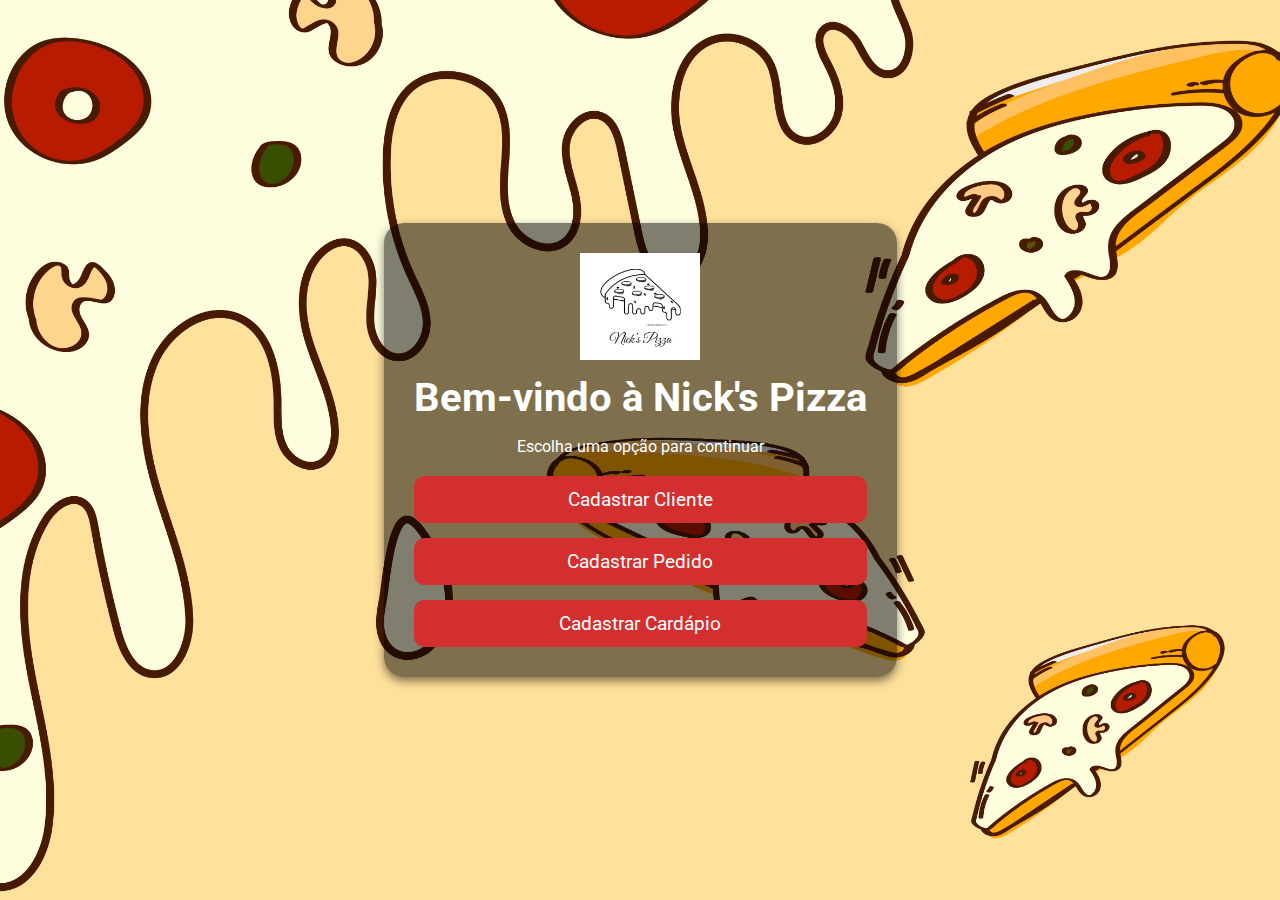
<file: index.html>
<!DOCTYPE html>
<html lang="pt-br">
<head>
    <meta charset="UTF-8">
    <meta name="viewport" content="width=device-width, initial-scale=1.0">
    <title>Bem-vindo à Nick's Pizza</title>
    <link rel="stylesheet" href="./styles/bemVindo.css">
</head>
<body>
    <div class="container">
        <header>
            <img src="./img/logo-pizza.png" alt="Logo Nick's Pizza" class="logo">
            <h1>Bem-vindo à Nick's Pizza</h1>
            <p>Escolha uma opção para continuar</p>
        </header>
        <div class="opcoes">
            <a href="./pages/cadastrarCliente.html" class="botao">Cadastrar Cliente</a>
            <a href="./pages/fazerPedido.html" class="botao">Cadastrar Pedido</a>
            <a href="./pages/cadastrarCardapio.html" class="botao">Cadastrar Cardápio</a>
        </div>
    </div>
</body>
</html>
</file>
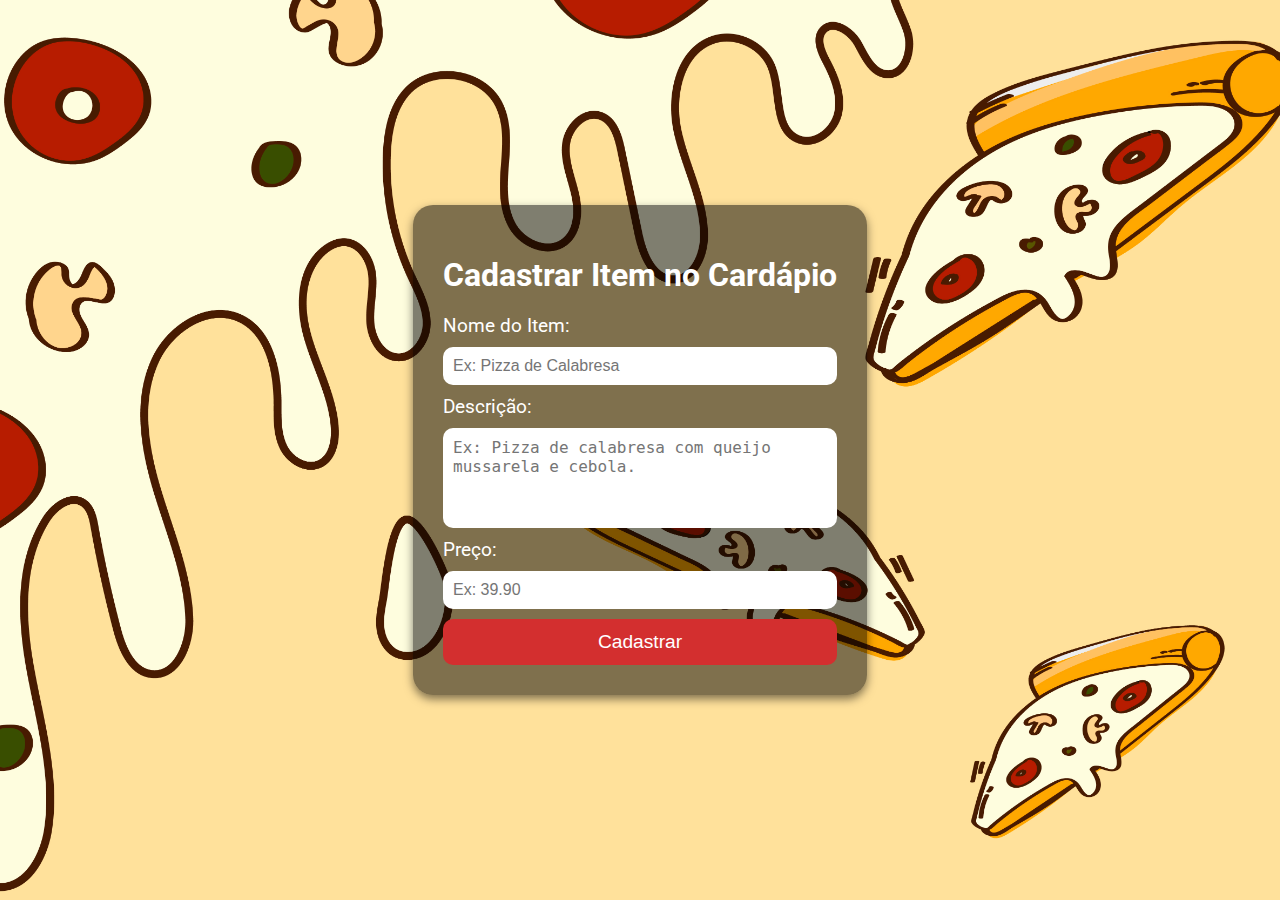
<file: pages/cadastrarCardapio.html>
<!DOCTYPE html>
<html lang="pt-br">
<head>
    <meta charset="UTF-8">
    <meta name="viewport" content="width=device-width, initial-scale=1.0">
    <title>Cadastrar Cardápio - Nick's Pizza</title>
    <link rel="stylesheet" href="../styles/cadastrarCardapio.css">
</head>
<body>
    <div class="container">
        <header>
            <h1>Cadastrar Item no Cardápio</h1>
        </header>
        <form class="formulario">
            <label for="nome">Nome do Item:</label>
            <input type="text" id="nome" name="nome" placeholder="Ex: Pizza de Calabresa" required>

            <label for="descricao">Descrição:</label>
            <textarea id="descricao" name="descricao" placeholder="Ex: Pizza de calabresa com queijo mussarela e cebola." required></textarea>

            <label for="preco">Preço:</label>
            <input type="number" id="preco" name="preco" placeholder="Ex: 39.90" step="0.01" required>

            <button type="button" onclick="window.location.href='./cadastroCardapioConcluido.html'">Cadastrar</button>
        </form>
    </div>
</body>
</html>
</file>
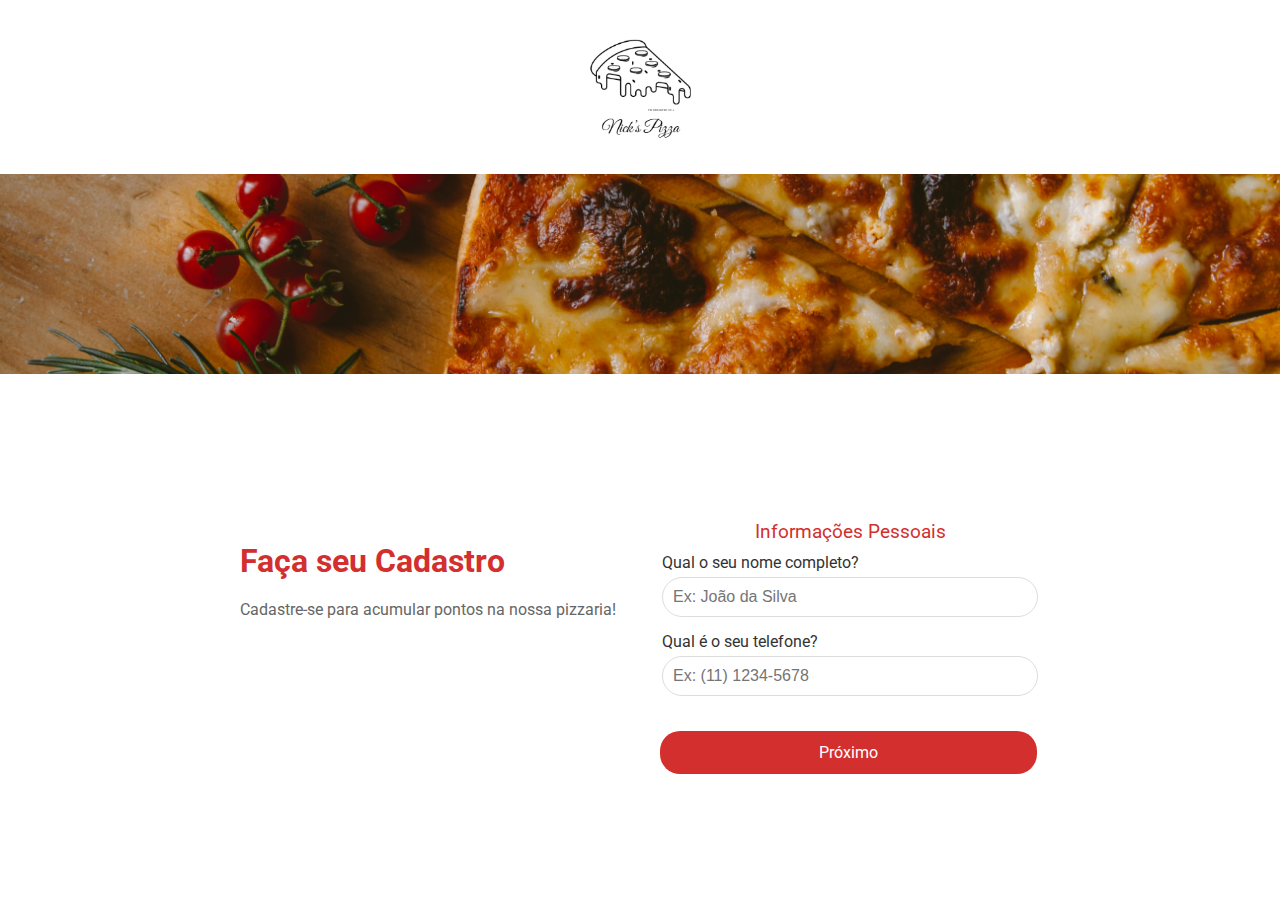
<file: pages/cadastrarCliente.html>
<!DOCTYPE html>
<html lang="pt-br">
<head>
    <meta charset="UTF-8">
    <meta name="viewport" content="width=device-width, initial-scale=1.0">
    <title>Faça seu Cadastro - Informações Pessoais</title>
    <link rel="icon" href="./img/logo-pizza.png" type="image/x-icon">
    <link rel="stylesheet" href="../styles/cadastrarCliente.css">
</head>
<body>
    <header class="cabecalho">
        <img src="../img/logo-pizza.png" alt="logo pizzaria">
    </header>

    <div class="logo-pizzaria">
        <img src="../img/pizza-no-desfoque.jpg" alt="logo-nick's-pizza">
    </div>

    <div class="container">
        <div class="left-side">
            <h1 class="titulo">Faça seu Cadastro</h1>
            <p class="descricao">Cadastre-se para acumular pontos na nossa pizzaria!</p>
        </div>

        <div class="right-side">
            <form class="formulario">
                <fieldset class="campo-grupo">
                    <legend class="legenda">Informações Pessoais</legend>

                    <label class="label" for="nome-completo">Qual o seu nome completo?</label>
                    <input class="input" type="text" id="nome-completo" name="nome-completo" placeholder="Ex: João da Silva" required>

                    <label class="label" for="telefone">Qual é o seu telefone?</label>
                    <input class="input" type="tel" id="telefone" name="telefone" placeholder="Ex: (11) 1234-5678" required>
                </fieldset>

                <a href="../pages/cadastroEndereco.html">Próximo</a>
            </form>
        </div>
    </div>

</body>
</html>
</file>
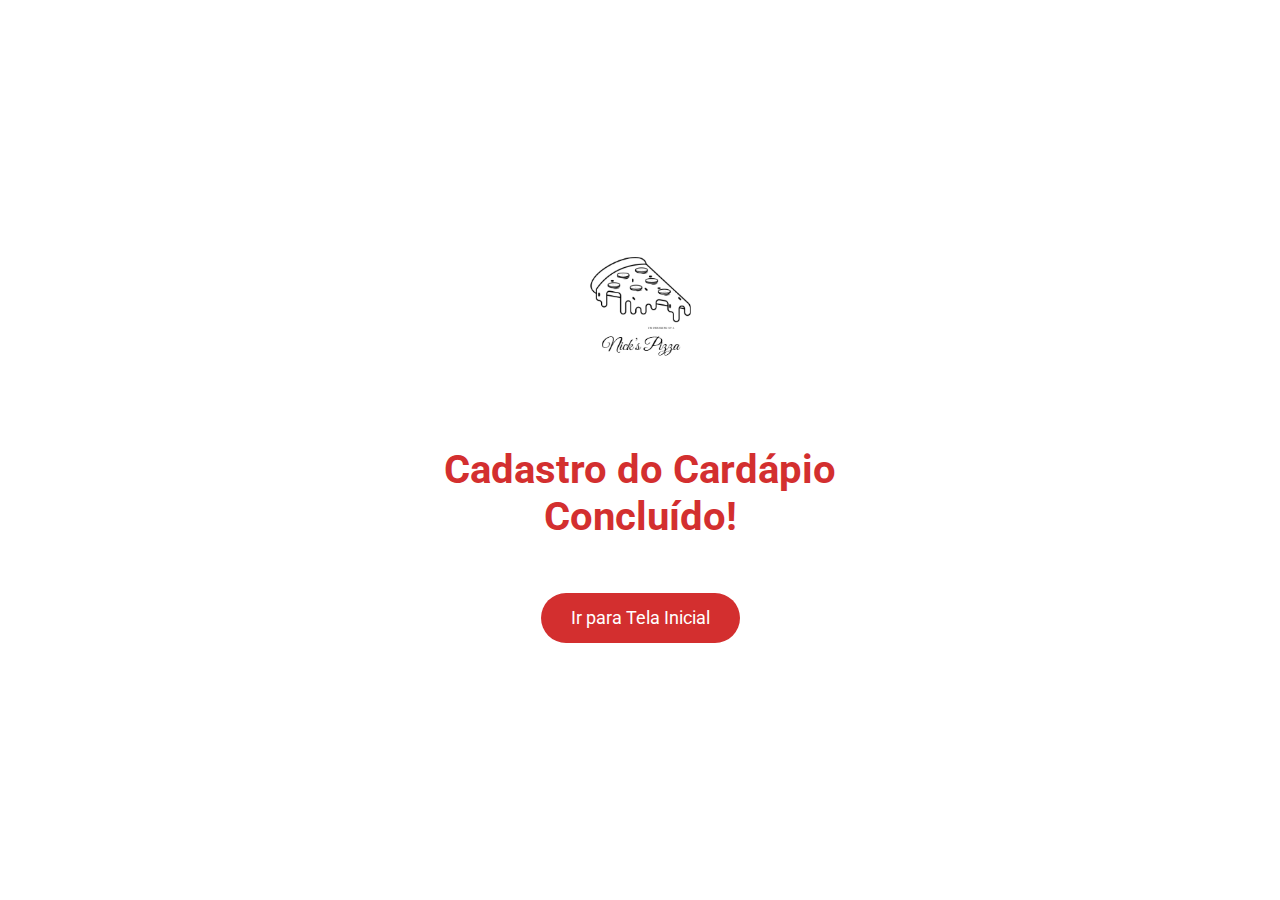
<file: pages/cadastroCardapioConcluido.html>
<!DOCTYPE html>
<html lang="pt-br">
<head>
    <meta charset="UTF-8">
    <meta name="viewport" content="width=device-width, initial-scale=1.0">
    <title>Nick's Pizza - Cadastro Concluído</title>
    <link rel="icon" href="../img/logo-pizza.png" type="image/x-icon">
    <link rel="stylesheet" href="../styles/cadastroConcluido.css">
</head>
<body>
    <div class="container">
        <header class="cabecalho">
            <img src="../img/logo-pizza.png" alt="logo pizzaria">
        </header>

        <div class="content">
            <h1 class="titulo">Cadastro do Cardápio Concluído!</h1>
            <br>
            <br>
            <a class="botao" onclick="window.location.href='../index.html'">Ir para Tela Inicial</a>
        </div>
    </div>
</body>
</html>
</file>
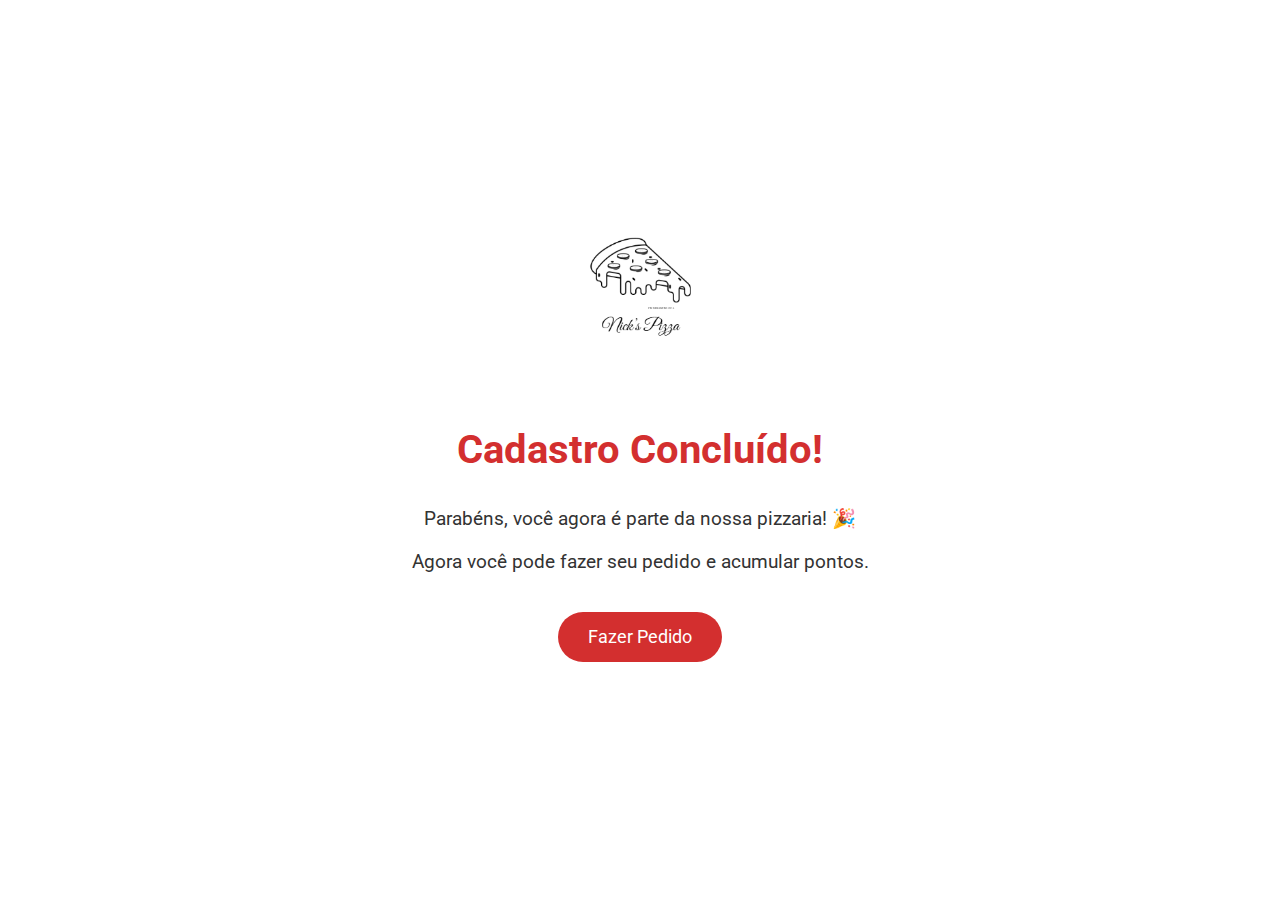
<file: pages/cadastroConcluido.html>
<!DOCTYPE html>
<html lang="pt-br">
<head>
    <meta charset="UTF-8">
    <meta name="viewport" content="width=device-width, initial-scale=1.0">
    <title>Nick's Pizza - Cadastro Concluído</title>
    <link rel="icon" href="../img/logo-pizza.png" type="image/x-icon">
    <link rel="stylesheet" href="../styles/cadastroConcluido.css">
</head>
<body>
    <div class="container">
        <header class="cabecalho">
            <img src="../img/logo-pizza.png" alt="logo pizzaria">
        </header>

        <div class="content">
            <h1 class="titulo">Cadastro Concluído!</h1>
            <br>
            <p class="descricao">Parabéns, você agora é parte da nossa pizzaria! 🎉</p>
            <p class="descricao">Agora você pode fazer seu pedido e acumular pontos.</p>
            <br>
            <a class="botao" onclick="window.location.href='./fazerPedido.html'">Fazer Pedido</a>
        </div>
    </div>
</body>
</html>
</file>
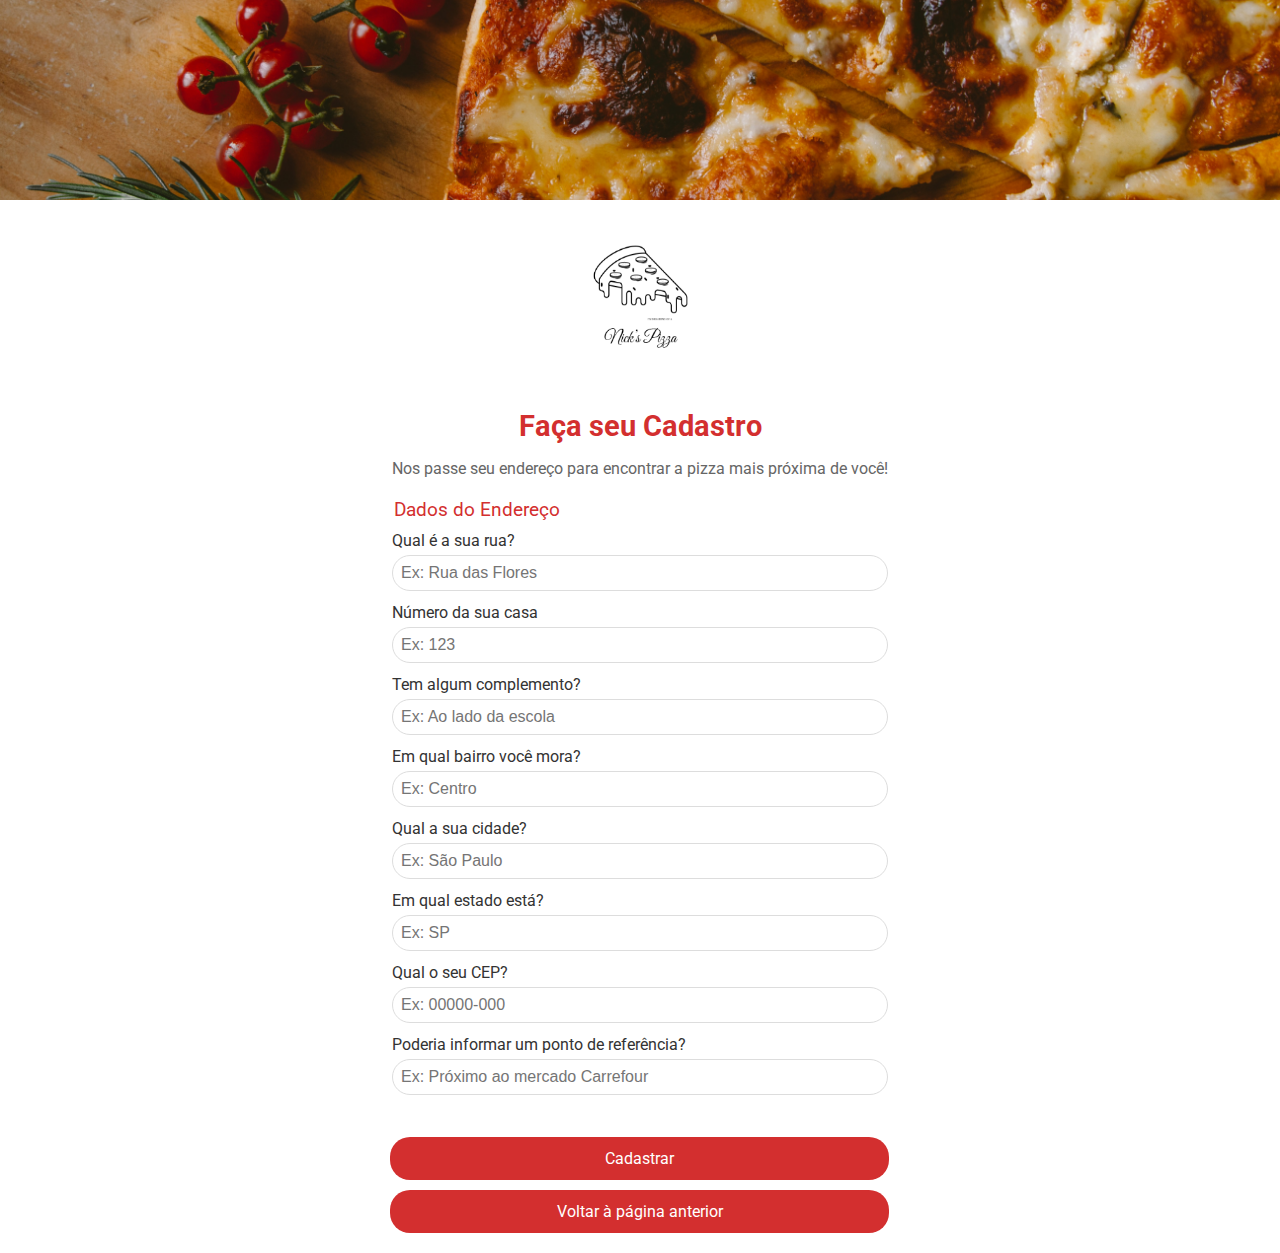
<file: pages/cadastroEndereco.html>
<!DOCTYPE html>
<html lang="pt-br">
<head>
    <meta charset="UTF-8">
    <meta name="viewport" content="width=device-width, initial-scale=1.0">
    <title>Faça seu Cadastro - Dados do Endereço</title>
    <link rel="icon" href="../img/logo-pizza.png" type="image/x-icon">
    <link rel="stylesheet" href="../styles/cadastroEndereco.css">
</head>
<body>

    <div class="logo-pizzaria">
        <img src="../img/pizza-no-desfoque.jpg" alt="logo-nick's-pizza">
    </div>

    <header class="cabecalho">
        <img src="../img/logo-pizza.png" alt="logo pizzaria">
    </header>
  
    <div class="container">
        <h1 class="titulo">Faça seu Cadastro</h1>
        <p class="descricao">Nos passe seu endereço para encontrar a pizza mais próxima de você!</p>

        <form class="formulario">
            <fieldset class="campo-grupo">
                <legend class="legenda">Dados do Endereço</legend>

                <label class="label" for="logradouro">Qual é a sua rua?</label>
                <input class="input" type="text" id="logradouro" name="logradouro" placeholder="Ex: Rua das Flores" required>

                <label class="label" for="numero">Número da sua casa</label>
                <input class="input" type="number" id="numero" name="numero" placeholder="Ex: 123" required>

                <label class="label" for="complemento">Tem algum complemento?</label>
                <input class="input" type="text" id="complemento" name="complemento" placeholder="Ex: Ao lado da escola" />

                <label class="label" for="bairro">Em qual bairro você mora?</label>
                <input class="input" type="text" id="bairro" name="bairro" placeholder="Ex: Centro" required>

                <label class="label" for="cidade">Qual a sua cidade?</label>
                <input class="input" type="text" id="cidade" name="cidade" placeholder="Ex: São Paulo" required>

                <label class="label" for="estado">Em qual estado está?</label>
                <input class="input" type="text" id="estado" name="estado" placeholder="Ex: SP" required>

                <label class="label" for="cep">Qual o seu CEP?</label>
                <input class="input" type="text" id="cep" name="cep" placeholder="Ex: 00000-000" required>

                <label class="label" for="referencia">Poderia informar um ponto de referência?</label>
                <input class="input" type="text" id="referencia" name="referencia" placeholder="Ex: Próximo ao mercado Carrefour" />
            </fieldset>

            <a class="botao" href="./cadastroConcluido.html">Cadastrar</a>
            <a href="../index.html">Voltar à página anterior</a>
        </form>
    </div>
</body>
</html>
</file>
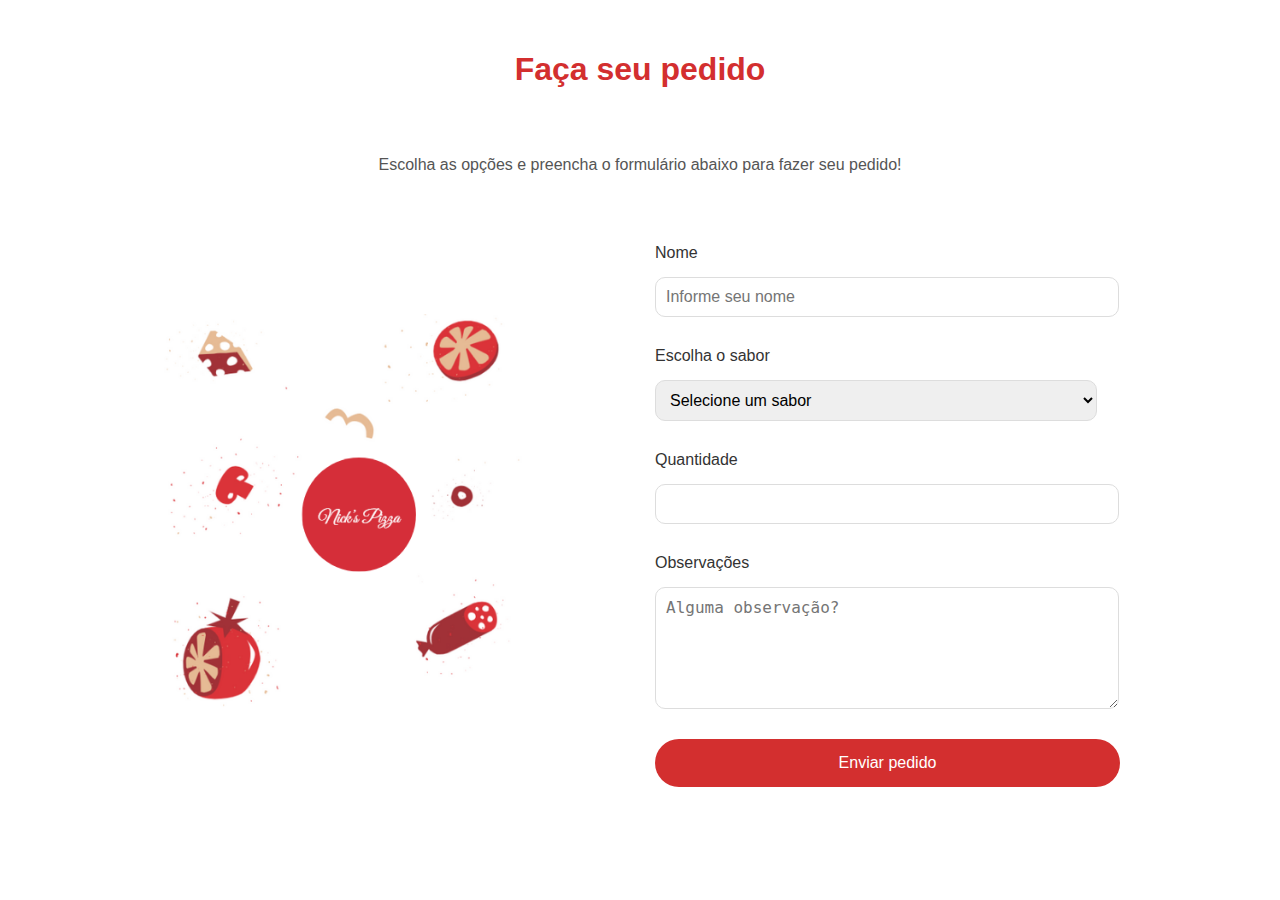
<file: pages/fazerPedido.html>
<!DOCTYPE html>
<html lang="pt-br">
<head>
    <meta charset="UTF-8">
    <meta name="viewport" content="width=device-width, initial-scale=1.0">
    <title>Nick's Pizza - Faça seu pedido</title>
    <link rel="icon" href="../img/logo-pizza.png" type="image/x-icon">
    <link rel="stylesheet" href="../styles/fazerPedido.css">
</head>
<body>
    <h1>Faça seu pedido</h1>
    <p>Escolha as opções e preencha o formulário abaixo para fazer seu pedido!</p>

    <div class="container">
        <!-- Imagem -->
        <div class="img-container">
            <img src="../img/doodle-pizza.PNG" alt="doodle-pizza" class="pizza-image">
        </div>

        <!-- Formulário -->
        <div class="form-container">
            <form>
                <label for="nome">Nome</label>
                <input type="text" id="nome" name="nome" placeholder="Informe seu nome" required>

                <label for="sabor">Escolha o sabor</label>
                <select id="sabor" name="sabor" required>
                    <option value="">Selecione um sabor</option>
                    <option value="mussarela">Mussarela</option>
                    <option value="calabresa">Calabresa</option>
                    <option value="frango">Frango</option>
                    <option value="portuguesa">Portuguesa</option>
                </select>

                <label for="quantidade">Quantidade</label>
                <input type="number" id="quantidade" name="quantidade" min="1" required>

                <label for="observacoes">Observações</label>
                <textarea id="observacoes" name="observacoes" placeholder="Alguma observação?"></textarea>

                <a href="./pedidoConcluido.html">Enviar pedido</a>
            </form>
        </div>
    </div>
</body>
</html>
</file>
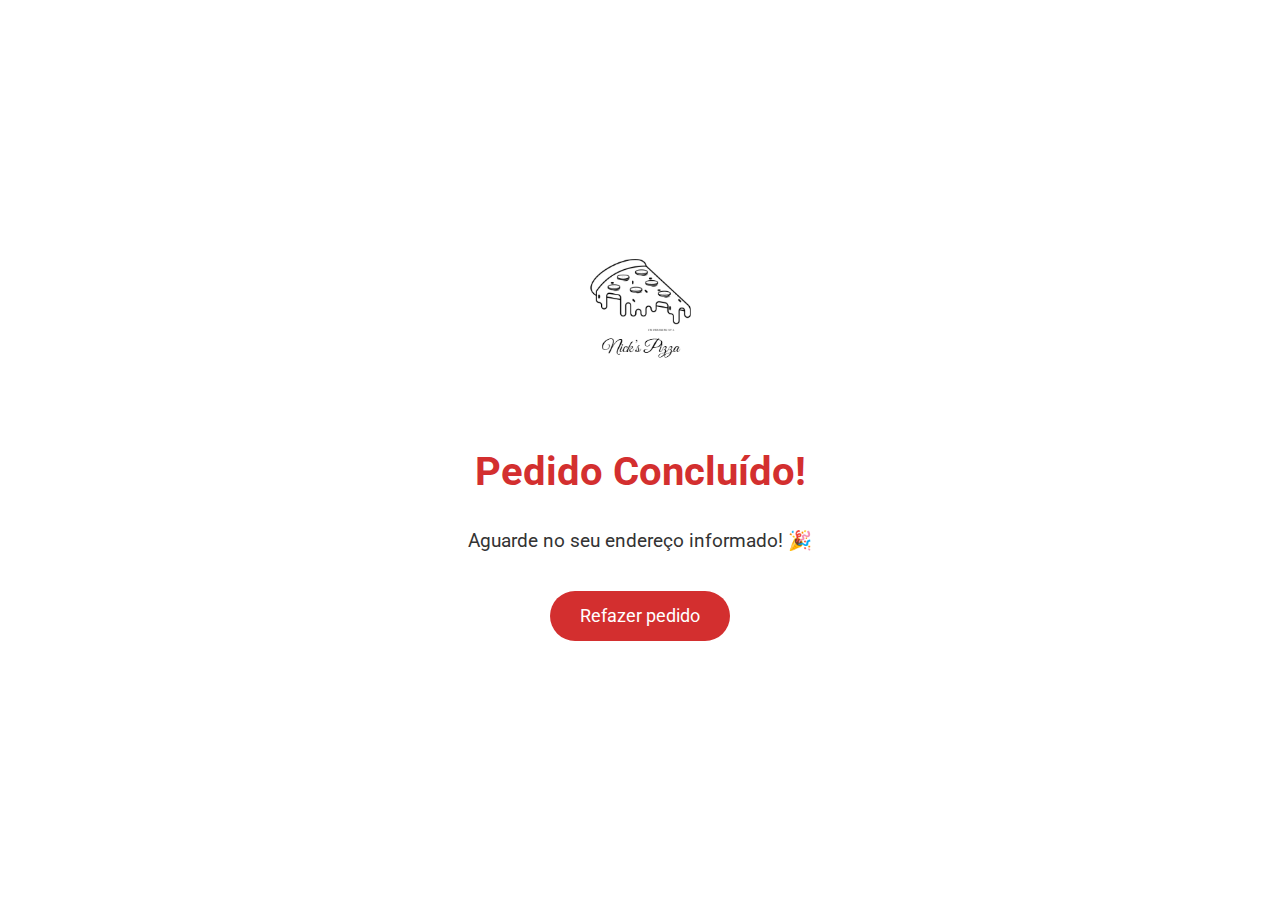
<file: pages/pedidoConcluido.html>
<!DOCTYPE html>
<html lang="pt-br">
<head>
    <meta charset="UTF-8">
    <meta name="viewport" content="width=device-width, initial-scale=1.0">
    <title>Nick's Pizza - Pedido Concluído</title>
    <link rel="icon" href="../img/logo-pizza.png" type="image/x-icon">
    <link rel="stylesheet" href="../styles/pedidoConcluido.css">
</head>
<body>
    <div class="container">
        <header class="cabecalho">
            <img src="../img/logo-pizza.png" alt="logo pizzaria">
        </header>

        <div class="content">
            <h1 class="titulo">Pedido Concluído!</h1>
            <br>
            <p class="descricao">Aguarde no seu endereço informado! 🎉</p>
            <br>
            <a class="botao" href="../pages/fazerPedido.html">Refazer pedido</a>
        </div>
    </div>
</body>
</html>
</file>
<file: styles/bemVindo.css>
@import url('https://fonts.googleapis.com/css2?family=Roboto:wght@300;400;700&display=swap');
    
body {
    font-family: 'Roboto', sans-serif;
    background: url('../img/v642-nap-26-fastfood.jpg') no-repeat center center/cover;
    display: flex;
    justify-content: center;
    align-items: center;
    height: 100vh;
    margin: 0;
    color: #fff;
    text-align: center;
}

.container {
    background: rgba(0, 0, 0, 0.5);
    padding: 30px;
    border-radius: 20px;
    box-shadow: 0px 4px 10px rgba(0, 0, 0, 0.5);
}

.logo {
    width: 120px;
}

h1 {
    font-size: 2.5rem;
    margin: 10px 0;
}

.opcoes {
    display: flex;
    flex-direction: column;
    gap: 15px;
    margin-top: 20px;
}

.botao {
    background: #d32f2f;
    color: white;
    padding: 12px 20px;
    text-decoration: none;
    font-size: 1.2rem;
    border-radius: 10px;
    transition: background 0.3s;
}

.botao:hover {
    background: #b71c1c;
}
</file>
<file: styles/cadastrarCardapio.css>
@import url('https://fonts.googleapis.com/css2?family=Roboto:wght@300;400;700&display=swap');
    
body {
    font-family: 'Roboto', sans-serif;
    background: url('../img/v642-nap-26-fastfood.jpg') no-repeat center center/cover;
    display: flex;
    justify-content: center;
    align-items: center;
    height: 100vh;
    margin: 0;
    color: #fff;
    text-align: center;
}

.container {
    background: rgba(0, 0, 0, 0.5);
    padding: 30px;
    border-radius: 20px;
    box-shadow: 0px 4px 10px rgba(0, 0, 0, 0.5);
}

h1 {
    font-size: 2rem;
    margin-bottom: 20px;
}

.formulario {
    display: flex;
    flex-direction: column;
    gap: 10px;
}

label {
    font-size: 1.2rem;
    text-align: left;
}

input, textarea {
    width: 95%;
    padding: 10px;
    font-size: 1rem;
    border-radius: 10px;
    border: none;
}

textarea {
    height: 80px;
    resize: none;
}

button {
    background: #d32f2f;
    color: white;
    padding: 12px;
    font-size: 1.2rem;
    border: none;
    border-radius: 10px;
    cursor: pointer;
    transition: background 0.3s;
}

button:hover {
    background: #b71c1c;
}
</file>
<file: styles/cadastrarCliente.css>
@import url('https://fonts.googleapis.com/css2?family=Roboto:ital,wght@0,100..900;1,100..900&family=Sour+Gummy:ital,wght@0,100..900;1,100..900&display=swap');


body {
    font-family: "Roboto", serif;
    background-color: #fff; 
    color: #333; 
    margin: 0;
    padding: 0;
    display: flex;
    justify-content: center;
    align-items: center; 
    min-height: 100vh; 
    text-align: center;
    flex-direction: column;
}

.cabecalho {
    width: 100%;
    display: flex;
    justify-content: center;
    padding: 20px 0;
}

.cabecalho img {
    max-width: 150px;
    height: auto;
}

.logo-pizzaria {
    width: 100%;
    height: 200px;
    display: flex;
    justify-content: center;
    align-items: center;
    background-color: #f0f0f0;
    margin-bottom: 20px;
}

.logo-pizzaria img {
    width: 100%;
    height: 100%;
    object-fit: cover;
}

.container {
    width: 100%;
    max-width: 800px;
    display: flex;
    flex-direction: row;
    padding: 20px;
    background-color: #fff;
    border-radius: 20px;
    margin: auto; 
}

.left-side {
    width: 50%;
    padding-right: 20px;
    text-align: left;
}

.titulo {
    font-size: 2rem;
    color: #d32f2f; 
    margin-bottom: 20px;
}

.descricao {
    font-size: 1rem;
    color: #666;
}

.right-side {
    width: 50%;
    padding-left: 20px;
}

.formulario {
    display: flex;
    flex-direction: column;
}

.campo-grupo {
    margin-bottom: 20px;
    border: none;
    padding: 0;
}

.legenda {
    font-size: 1.2rem;
    color: #d32f2f;
    margin-bottom: 10px;
}

.label {
    display: block;
    font-size: 1rem;
    margin-bottom: 5px;
    text-align: left;
    color: #333;
}

.input {
    width: 100%;
    padding: 10px;
    font-size: 1rem;
    margin-bottom: 15px;
    border: 1px solid #ddd;
    border-radius: 20px;
    box-sizing: border-box;
}

.input:focus {
    border-color: #d32f2f;
    outline: none;
}

a {
    display: inline-block;
    background-color: #d32f2f;
    color: #fff;
    padding: 12px;
    width: 93%;
    text-align: center;
    text-decoration: none;
    border-radius: 20px;
    font-size: 1rem;
}

a:hover {
    background-color: #b71c1c;
}
</file>
<file: styles/cadastroConcluido.css>
@import url('https://fonts.googleapis.com/css2?family=Roboto:ital,wght@0,100..900;1,100..900&family=Sour+Gummy:ital,wght@0,100..900;1,100..900&display=swap');


* {
    margin: 0;
    padding: 0;
    box-sizing: border-box;
}

body {
    font-family: 'Roboto', sans-serif;
    background-color: #fff;
    display: flex;
    justify-content: center;
    align-items: center;
    height: 100vh;
}

.container {
    text-align: center;
    background-color: #fff;
    border-radius: 8px;
    width: 90%;
    max-width: 600px;
    padding: 40px;
}

header {
    margin-bottom: 30px;
}

header img {
    width: 150px;
    margin-bottom: 20px;
}

.content {
    padding: 20px;
}

.titulo {
    font-size: 2.5rem;
    color: #d32f2f; 
    margin-bottom: 15px;
}

.descricao {
    font-size: 1.2rem;
    color: #333;
    margin-bottom: 20px;
}

.botao {
    background-color: #d32f2f; 
    color: white;
    font-size: 1.1rem;
    padding: 15px 30px;
    border: none;
    border-radius: 25px;
    cursor: pointer;
    text-decoration: none;
    display: inline-block;
    transition: background-color 0.3s ease;
}

.botao:hover {
    background-color: #a50a0a; 
}
</file>
<file: styles/cadastroEndereco.css>
@import url('https://fonts.googleapis.com/css2?family=Roboto:ital,wght@0,100..900;1,100..900&family=Sour+Gummy:ital,wght@0,100..900;1,100..900&display=swap');

body {
    background-color: #fff;
    color: #333;
    margin: 0;
    padding: 0;
    display: flex;
    justify-content: center;
    align-items: center; 
    min-height: 100vh; 
    text-align: center;
    flex-direction: column;
    font-family: "Roboto", serif;

}


.cabecalho {
    width: 50%;
    display: flex;
    justify-content: center;
    padding: 5px 0;
}

.cabecalho img {
    width: 140px;
    height: 140px;
}

.logo-pizzaria {
    width: 100%;
    height: 200px;
    display: flex;
    justify-content: center;
    align-items: center;
    background-color: #f0f0f0;
    margin-bottom: 20px;
}

.logo-pizzaria img {
    width: 100%;
    height: 100%;
    object-fit: cover;
}

.container {
    width: 100%;
    max-width: 500px; 
    padding: 20px;
    background-color: #fff;
    border-radius: 15px;
    margin: auto;
}

.titulo {
    font-size: 1.8rem;
    color: #d32f2f;
    margin-bottom: 15px;
}

.descricao {
    font-size: 1rem;
    color: #666;
    margin-bottom: 20px;
}

.formulario {
    display: flex;
    flex-direction: column;
    text-align: left;
}

.campo-grupo {
    margin-bottom: 20px;
    border: none;
    padding: 0;
}

.legenda {
    font-size: 1.2rem;
    color: #d32f2f;
    margin-bottom: 10px;
}

.label {
    display: block;
    font-size: 1rem;
    margin-bottom: 5px;
    color: #333;
}

.input {
    width: 100%;
    padding: 8px; 
    font-size: 1rem;
    margin-bottom: 12px; 
    border: 1px solid #ddd;
    border-radius:20px;
    box-sizing: border-box;
}

.input:focus {
    border-color: #d32f2f;
    outline: none;
}

.botao {
    display: inline-block;
    background-color: #d32f2f;
    color: #fff;
    padding: 12px;
    width: 95%;
    text-align: center;
    text-decoration: none;
    border: none;
    border-radius:20px;
    font-size: 1rem;
    cursor: pointer;
    align-items: center;
}

.botao:hover {
    background-color: #b71c1c;
}

a {
    display: inline-block;
    background-color: #d32f2f;
    color: #fff;
    padding: 12px;
    text-align: center;
    text-decoration: none;
    border-radius:20px;
    font-size: 1rem;
    margin-top: 10px;
    width: 95%;
}

a:hover {
    background-color: #b71c1c;
}
</file>
<file: styles/fazerPedido.css>
body {
    font-family: Arial, sans-serif;
    background-color: #fff;
    margin: 0;
    padding: 0;
    display: flex;
    flex-direction: column;
    align-items: center;
    height: 100vh;
}

h1 {
    color: #d32f2f;
    padding: 30px;
}

p {
    color: #555;
    font-size: 1rem;
    margin-bottom: 20px;
}

.container {
    display: flex;
    justify-content: space-between;
    align-items: flex-start;
    padding: 30px;
    width: 100%;
    max-width: 1000px;
    gap: 30px;
}

.img-container {
    flex: 1;
    padding-top: 90px;
}

.pizza-image {
    width: 100%;
    max-width: 400px;
    border-radius: 10px;
}

.form-container {
    flex: 1;
    padding: 20px;
    border-radius: 10px;
    background-color: #fff;
}

form {
    display: flex;
    flex-direction: column;
    gap: 15px;
}

label {
    font-size: 1rem;
    color: #333;
}

input, select, textarea {
    padding: 10px;
    font-size: 1rem;
    border-radius: 10px;
    border: 1px solid #ddd;
    margin-bottom: 15px;
    width: 95%;
}

textarea {
    height: 100px;
}

a {
    background-color: #d32f2f;
    color: white;
    font-size: 1rem;
    padding: 15px;
    border: none;
    border-radius: 25px;
    cursor: pointer;
    transition: background-color 0.3s ease;
    text-align: center;
    text-decoration: none;
}

button:hover {
    background-color: #b71c1c;
}
</file>
<file: styles/pedidoConcluido.css>
@import url('https://fonts.googleapis.com/css2?family=Roboto:ital,wght@0,100..900;1,100..900&family=Sour+Gummy:ital,wght@0,100..900;1,100..900&display=swap');


* {
    margin: 0;
    padding: 0;
    box-sizing: border-box;
}

body {
    font-family: 'Roboto', sans-serif;
    background-color: #fff;
    display: flex;
    justify-content: center;
    align-items: center;
    height: 100vh;
}

.container {
    text-align: center;
    background-color: #fff;
    border-radius: 8px;
    width: 90%;
    max-width: 600px;
    padding: 40px;
}

header {
    margin-bottom: 30px;
}

header img {
    width: 150px;
    margin-bottom: 20px;
}

.content {
    padding: 20px;
}

.titulo {
    font-size: 2.5rem;
    color: #d32f2f; 
    margin-bottom: 15px;
}

.descricao {
    font-size: 1.2rem;
    color: #333;
    margin-bottom: 20px;
}

.botao {
    background-color: #d32f2f; 
    color: white;
    font-size: 1.1rem;
    padding: 15px 30px;
    border: none;
    border-radius: 25px;
    cursor: pointer;
    text-decoration: none;
    display: inline-block;
    transition: background-color 0.3s ease;
}

.botao:hover {
    background-color: #a50a0a; 
}
</file>
